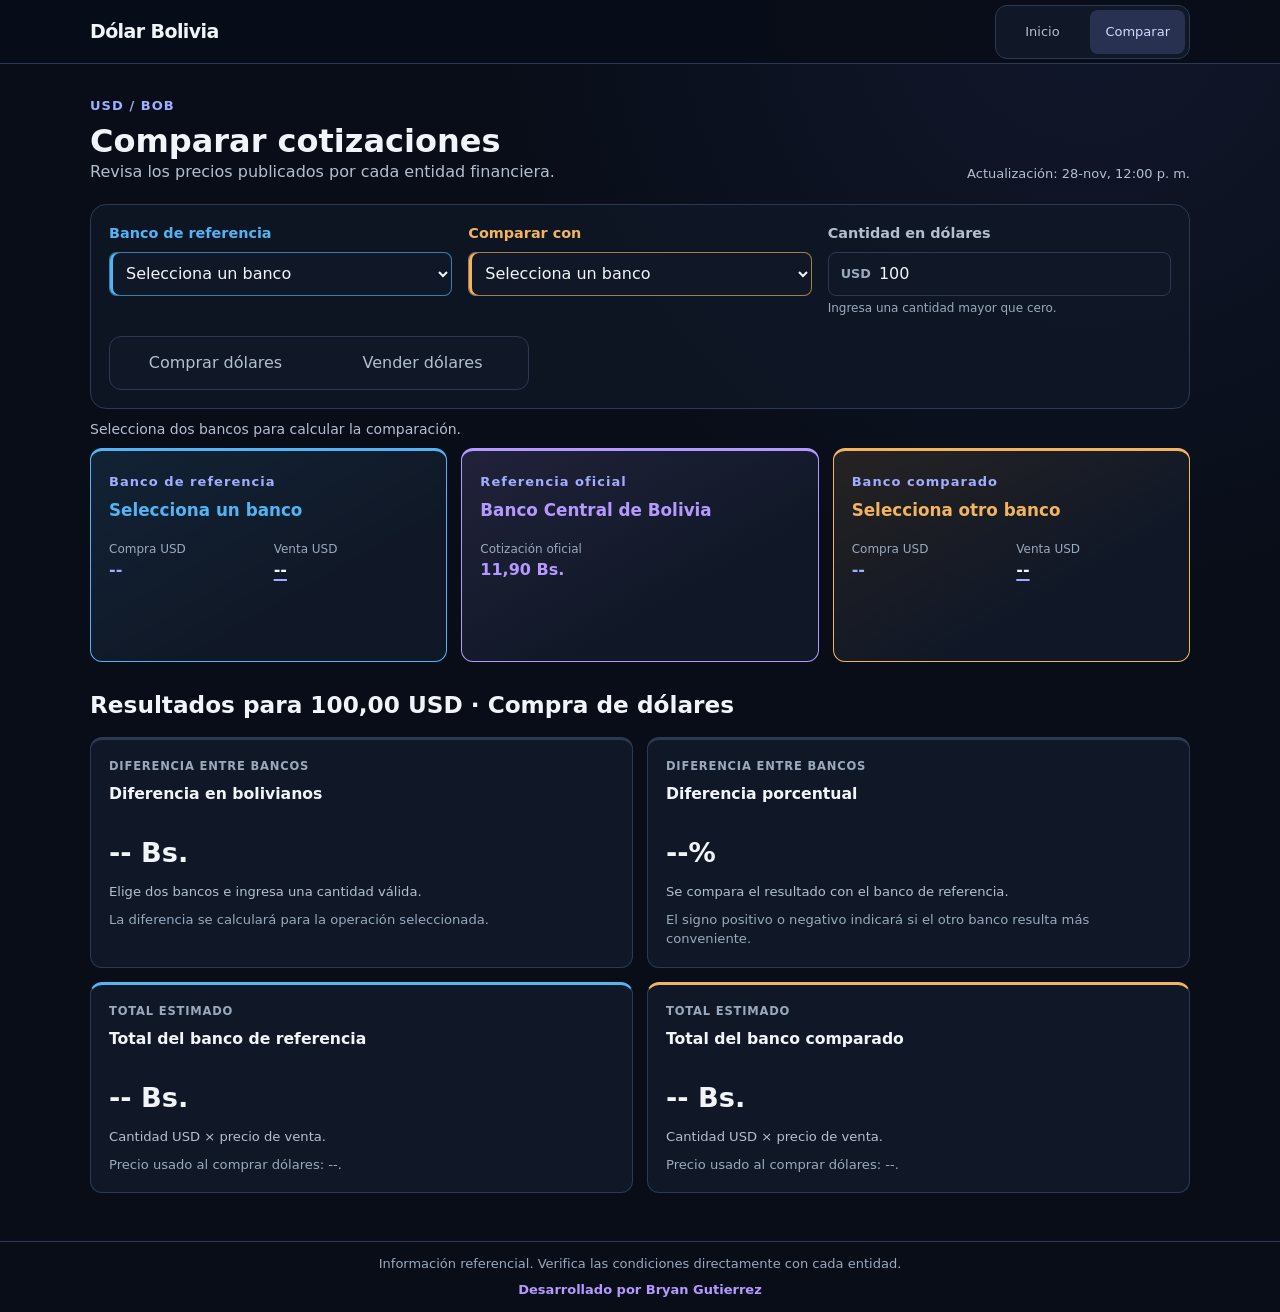
<file: frontend/pages/compare.html>
<!DOCTYPE html>
<html lang="es">
<head>
    <meta charset="UTF-8">
    <meta name="viewport" content="width=device-width, initial-scale=1.0">
    <meta name="description" content="Compara las cotizaciones de compra y venta del dólar en los bancos de Bolivia.">
    <meta name="theme-color" content="#080d18">
    <title>Comparar cotizaciones | Dólar Bolivia</title>
    <link rel="stylesheet" href="../css/styles.css?v=3">
    <script src="../js/data.js" defer></script>
    <script src="../js/compare.js?v=3" defer></script>
</head>
<body class="compare-page">
    <a class="skip-link" href="#comparison-results">Saltar a la comparación</a>
    <div class="app">
        <header class="header">
            <div class="header__brand">
                <a href="../index.html" class="header__logo">Dólar Bolivia</a>
            </div>
            <nav class="header__navigation" aria-label="Navegación principal">
                <a href="../index.html" class="nav-link">Inicio</a>
                <a href="./compare.html" class="nav-link nav-link--active" aria-current="page">Comparar</a>
            </nav>
        </header>

        <main class="compare-main">
            <div class="compare-heading">
                <div>
                    <p class="compare-eyebrow">USD / BOB</p>
                    <h1>Comparar cotizaciones</h1>
                    <p>Revisa los precios publicados por cada entidad financiera.</p>
                </div>
                <p class="compare-updated" id="compare-updated">Actualización: --</p>
            </div>

            <section class="compare-controls" aria-label="Calculadora de comparación">
                <div class="compare-select-group compare-select-group--base">
                    <label for="base-bank">Banco de referencia</label>
                    <select id="base-bank"><option value="">Selecciona un banco</option></select>
                    <small class="compare-field-hint" aria-hidden="true">&nbsp;</small>
                </div>
                <div class="compare-select-group compare-select-group--compare">
                    <label for="compare-bank">Comparar con</label>
                    <select id="compare-bank"><option value="">Selecciona otro banco</option></select>
                    <small class="compare-field-hint" aria-hidden="true">&nbsp;</small>
                </div>
                <div class="compare-select-group compare-amount-group">
                    <label for="usd-amount">Cantidad en dólares</label>
                    <div class="compare-amount-input"><span aria-hidden="true">USD</span><input id="usd-amount" type="number" min="0.01" step="any" value="100" inputmode="decimal" aria-describedby="amount-help"></div>
                    <small id="amount-help">Ingresa una cantidad mayor que cero.</small>
                </div>
                <div class="compare-operation-group" role="group" aria-label="Tipo de operación">
                    <button type="button" data-operation="buy" aria-pressed="true">Comprar dólares</button>
                    <button type="button" data-operation="sell" aria-pressed="false">Vender dólares</button>
                </div>
            </section>

            <p id="compare-status" class="compare-status" role="status" aria-live="polite">Cargando cotizaciones...</p>
            <section id="comparison-results" class="comparison-results">
                <div class="comparison-bank-grid">
                    <article class="comparison-bank-card comparison-bank-card--base"><span class="compare-eyebrow">Banco de referencia</span><h2 id="base-bank-name">Selecciona un banco</h2><dl><div><dt>Compra USD</dt><dd id="base-bank-buy">--</dd></div><div><dt>Venta USD</dt><dd id="base-bank-sell">--</dd></div></dl></article>
                    <article class="comparison-bank-card comparison-bank-card--official"><span class="compare-eyebrow">Referencia oficial</span><h2>Banco Central de Bolivia</h2><dl><div><dt>Cotización oficial</dt><dd id="compare-official">--</dd></div></dl></article>
                    <article class="comparison-bank-card comparison-bank-card--compare"><span class="compare-eyebrow">Banco comparado</span><h2 id="compare-bank-name">Selecciona otro banco</h2><dl><div><dt>Compra USD</dt><dd id="compare-bank-buy">--</dd></div><div><dt>Venta USD</dt><dd id="compare-bank-sell">--</dd></div></dl></article>
                </div>
                <h2 class="comparison-section-title" id="calculation-heading">Resultados para -- USD</h2>
                <div id="comparison-details" class="comparison-metrics-grid" aria-labelledby="calculation-heading"></div>
            </section>
        </main>

        <footer class="footer">
            <p class="footer__disclaimer">Información referencial. Verifica las condiciones directamente con cada entidad.</p>
            <p class="footer__credit">Desarrollado por Bryan Gutierrez</p>
        </footer>
    </div>
</body>
</html>
</file>
<file: frontend/css/styles.css>
:root{color-scheme:dark;--color-background:#080d18;--color-surface:#101827;--color-surface-hover:#172338;--color-border:#2b3a52;--color-text:#f1f5f9;--color-text-secondary:#b3bfd0;--color-text-muted:#9aa9bd;--color-primary:#8797f5;--color-primary-hover:#a1adff;--color-positive:#42d6a0;--color-negative:#f17d83;--accent-reference:#51b5f5;--accent-compared:#f3b45e;--accent-official:#b49aff;--font-family:"DM Sans", system-ui, sans-serif;--radius-sm:8px;--radius-md:12px;--radius-lg:16px;--header-height:68px;--dashboard-gutter:clamp(.75rem, 2.2vw, 1.5rem);--transition:180ms ease}
*{box-sizing:border-box;margin:0;padding:0}
body,html{min-width:320px;height:100%;background:var(--color-background)}
html{font-size:100%;font-family:var(--font-family);scroll-behavior:smooth}
body{color:var(--color-text);font-size:1rem;line-height:1.5}
button,input,select{font:inherit}
button{cursor:pointer}
a{color:inherit;text-decoration:none}
a:focus-visible,button:focus-visible{outline:2px solid var(--color-primary)}
.app{flex-direction:column}
.app,.dashboard,.header{width:100%;display:flex}
.dashboard{max-width:1100px;flex:1;min-height:0;margin:0 auto;flex-direction:column}
.header{min-height:var(--header-height);padding:0 32px;align-items:center;justify-content:space-between;border-bottom:1px solid var(--color-border);background:var(--color-background);flex-shrink:0}
.header__logo{font-size:19px;font-weight:700;letter-spacing:-.6px}
.header__navigation{display:flex;align-items:center}
.nav-link,.official-rate__header h1{font-size:13px;color:var(--color-text-secondary)}
.nav-link{padding:9px 15px;border-radius:var(--radius-sm);font-weight:500}
.nav-link:hover{color:var(--color-text);background:var(--color-surface)}
.nav-link--active{color:var(--color-primary);background:rgba(135,151,245,.1)}
.dashboard__fixed{flex-shrink:0;background:var(--color-background)}
.official-rate{background:var(--color-surface);border:1px solid var(--color-border);border-radius:var(--radius-lg)}
.official-rate__header{display:flex;align-items:center;gap:12px}
.official-rate__header h1{font-weight:600;font-size:.875rem;text-align:center}
.official-rate__source{color:var(--color-text-muted);font-size:12px}
.official-rate__value{display:flex;align-items:baseline;gap:8px}
.official-rate__value>span:first-child{font-size:32px;font-weight:700;letter-spacing:-1px;font-variant-numeric:tabular-nums}
.official-rate__currency{color:var(--color-text-secondary);font-size:13px;font-weight:600}
.official-rate__metadata{color:var(--color-text-muted);font-size:11px}
.controls{grid-template-columns:1fr 1fr}
.segmented-control{width:100%;display:flex;gap:4px;background:var(--color-surface);border:1px solid var(--color-border);border-radius:var(--radius-md)}
.segmented-control__button{min-width:0;flex:1;border:0;border-radius:8px;background:0 0;color:var(--color-text-secondary);font-size:12px;font-weight:500;white-space:nowrap;transition:background var(--transition),color var(--transition)}
.modal__chart-periods button:hover,.segmented-control__button:hover{color:var(--color-text);background:var(--color-surface-hover)}
.segmented-control__button.is-active{background:rgba(135,151,245,.17);color:var(--color-primary-hover);font-weight:600}
.entity-list-header__title{font-size:15px;font-weight:600}
.entity-list-header__columns{padding:0 16px;display:flex;align-items:center;color:var(--color-text-muted);font-size:10px;font-weight:700;letter-spacing:.7px;text-transform:uppercase;border-bottom:1px solid var(--color-border)}
.entity-list-header__rates{display:grid;grid-template-columns:1fr 1fr;gap:12px;text-align:right}
.entity-list{overflow-y:auto;scrollbar-width:thin;scrollbar-color:var(--color-border) transparent}
.entity-list::-webkit-scrollbar{width:7px}
.entity-list::-webkit-scrollbar-track{background:0 0}
.entity-list::-webkit-scrollbar-thumb{background:var(--color-border);border-radius:10px}
.entity-list__loading{min-height:180px;display:flex;align-items:center;justify-content:center;color:var(--color-text-muted);font-size:13px}
.footer{width:100%;flex-shrink:0;border-top:1px solid var(--color-border);background:var(--color-background);text-align:center}
.footer__disclaimer{max-width:700px;margin:0 auto;color:var(--color-text-muted);font-size:10px;line-height:1.6}
.footer__credit{margin-top:5px;font-size:10px}
@media (max-width:700px){:root{--header-height:60px}
.header{padding:0 16px}
.header__logo{font-size:17px}
.nav-link{padding:8px 10px;font-size:12px}
.dashboard__fixed{padding:14px 14px 0}
.official-rate{padding:16px}
.official-rate__value>span:first-child{font-size:29px}
.official-rate__metadata{gap:5px 14px}
.controls{margin-top:16px;grid-template-columns:1fr;gap:14px}
.entity-list-header{margin-top:18px}
.entity-list{padding:8px 14px 18px}
.entity-list-header__rates{width:190px;gap:8px}
.entity-list-header__columns{padding:0 10px}
.footer{padding:10px 14px}
}
@media (max-width:380px){.official-rate__header{align-items:flex-start;flex-direction:column;gap:4px}
.segmented-control__button{padding:9px 5px;font-size:11px}
.entity-list-header__rates{width:160px;gap:4px}
}
.entity-card{width:100%;display:flex;align-items:center;justify-content:space-between;gap:16px;background:var(--color-surface);border:1px solid var(--color-border);border-radius:var(--radius-md);transition:background var(--transition),border-color var(--transition)}
.entity-card+.entity-card{margin-top:8px}
.entity-card:hover{background:var(--color-surface-hover);border-color:#35445e}
.entity-card__identity{flex:1}
.entity-card__name-row{display:flex}
.entity-card__rank{width:24px;height:24px;flex-shrink:0;display:flex;align-items:center;justify-content:center;background:#1b2940;border-radius:7px;font-size:11px;font-weight:700;font-variant-numeric:tabular-nums}
.entity-card__name{overflow:hidden;color:var(--color-text);font-size:13px;font-weight:600;text-overflow:ellipsis;white-space:nowrap}
.entity-card__rates{flex-shrink:0;display:grid;grid-template-columns:1fr 1fr;gap:12px}
.entity-rate{min-width:0;display:flex;flex-direction:column;justify-content:center;gap:4px}
.entity-rate__difference,.entity-rate__value{font-variant-numeric:tabular-nums;white-space:nowrap}
.entity-rate__value{color:var(--color-text);font-size:14px;font-weight:700}
.entity-rate__difference{font-size:10px;font-weight:600}
.difference--neutral{color:var(--color-text-muted)}
.entity-rate--buy .entity-rate__value,.entity-rate--sell .entity-rate__value{color:var(--color-primary-hover)}
@media (max-width:700px){.entity-card{padding:13px 10px;gap:8px}
.entity-card__rates{width:190px;gap:8px}
.entity-card__name{font-size:12px}
.entity-rate__value{font-size:13px}
.entity-rate__difference{font-size:9px}
.entity-card__rank{width:21px;height:21px;font-size:10px}
}
@media (max-width:380px){.entity-card{align-items:flex-start;flex-direction:column;gap:12px}
.entity-card__rates{width:100%;padding-left:31px}
.entity-rate{align-items:flex-start;text-align:left}
}
.modal[hidden]{display:none}
.modal{position:fixed;inset:0;z-index:1000;display:flex;align-items:center;justify-content:center;padding:20px}
.modal__backdrop{position:absolute;inset:0;background:rgba(0,0,0,.75);backdrop-filter:blur(5px)}
.modal__container{position:relative;z-index:1;width:100%;max-width:650px;max-height:90vh;padding:26px;overflow-y:auto;background:var(--color-surface);border:1px solid var(--color-border);border-radius:var(--radius-lg);box-shadow:0 24px 80px rgba(0,0,0,.45)}
.modal__header{display:flex;align-items:flex-start;justify-content:space-between;gap:16px}
.modal__eyebrow{color:var(--color-primary);font-size:10px;font-weight:700;letter-spacing:1px}
.modal__title{margin-top:6px;color:var(--color-text);font-size:21px;font-weight:700}
.modal__date{display:block;margin-top:5px;color:var(--color-text-muted);font-size:11px}
.modal__close{width:34px;height:34px;flex-shrink:0;display:flex;background:var(--color-surface-hover);border:1px solid var(--color-border);border-radius:var(--radius-sm);color:var(--color-text-secondary);font-size:23px;transition:background var(--transition)}
.modal__close:hover{background:#253247;color:var(--color-text)}
.modal__section{margin-top:26px}
.modal__section-title{margin-bottom:12px;color:var(--color-text-secondary);font-size:13px;font-weight:600}
.modal__rates{display:grid;grid-template-columns:1fr 1fr}
.modal-rate{background:var(--color-background);border:1px solid var(--color-border);border-radius:var(--radius-md)}
.modal-rate__label{display:block;font-size:11px}
.modal-rate__value{display:block;color:var(--color-text);font-size:23px;font-variant-numeric:tabular-nums}
.modal-rate__differences{display:flex;gap:5px 12px}
.modal-rate__difference{font-size:10px;font-weight:600;font-variant-numeric:tabular-nums}
.modal__actions{margin-top:24px}
.modal__compare-button{width:100%;padding:12px 16px;background:var(--color-primary);border:0;border-radius:var(--radius-md);color:#080d18;font-size:13px;font-weight:700;transition:background var(--transition)}
.modal__compare-button:hover{background:var(--color-primary-hover)}
@media (max-width:600px){.modal{padding:10px;align-items:center}
.modal__container{max-height:94vh;padding:20px 16px}
.modal__title{font-size:18px}
.modal-rate{padding:12px}
.modal-rate__value{font-size:20px}
}
.control-group>.segmented-control{width:100%}
.control-group .segmented-control__button{width:100%;min-width:0;white-space:nowrap}
.control-group--date{display:flex;flex-direction:column;justify-content:center;gap:4px}
.control-group--date input{padding:6px 9px}
.quote-date__status:empty{display:none}
.quote-date__status{color:var(--color-negative);font-size:.68rem;line-height:1.3}
.control-group--date input:focus-visible{outline:2px solid var(--color-primary);outline-offset:2px}
.entity-card--unavailable{cursor:default;opacity:.72}
.entity-card__unavailable{display:block;margin-top:5px;color:var(--color-text-muted);font-size:.72rem}
.modal__section-heading{display:flex;align-items:center;justify-content:space-between;gap:12px;margin-bottom:12px}
.modal__section-heading .modal__section-title{margin:0}
.modal-display-toggle{min-width:48px;min-height:40px;padding:6px 12px;border:1px solid var(--color-border);border-radius:var(--radius-sm);background:var(--color-surface);color:var(--color-text);font-weight:700}
.modal-display-toggle:hover{background:var(--color-surface-hover)}
.modal__rates{grid-template-columns:minmax(0,1fr) minmax(76px,.82fr) minmax(0,1fr);gap:8px}
.modal-rate{min-width:0;padding:12px 8px;text-align:center}
.modal-rate__label{color:var(--color-text-secondary);font-weight:700}
.modal-rate__value{font-size:1.15rem;overflow-wrap:anywhere}
.modal-rate--official{display:flex;flex-direction:column;justify-content:center;border-color:rgba(180,154,255,.32);background:rgba(135,151,245,.09)}
.modal-rate--official .modal-rate__label,.modal-rate--official .modal-rate__value{color:var(--accent-official)}
.modal-rate__official-label{display:block;color:var(--color-text-muted);line-height:1.3}
.modal-rate__daily-change{display:block;min-height:1.35em;font-size:.72rem;font-weight:700;font-variant-numeric:tabular-nums;line-height:1.35;overflow-wrap:anywhere}
.modal-rate__differences{justify-content:center;margin-top:2px}
.compare-heading p,.modal-rate__difference,.modal-rate__difference.difference--neutral{color:var(--color-text-secondary)}
@media (max-width:800px){.controls{grid-template-columns:minmax(0,1fr) minmax(0,1fr)}
.control-group--date{grid-column:1/-1}
}
@media (max-width:600px){.controls{grid-template-columns:minmax(0,1fr) minmax(0,1fr);gap:8px}
.control-group--date{grid-column:1/-1}
.modal__rates{gap:5px}
.modal-rate{padding:9px 4px}
.modal-rate__label{font-size:.68rem}
.modal-rate__value{font-size:1rem}
.modal-rate__daily-change{font-size:.65rem}
.modal-rate__difference{font-size:.62rem}
}
.modal__chart-container{width:100%;min-width:0}
.modal__chart-canvas{position:relative;width:100%;height:260px;min-height:260px}
.modal__chart-canvas canvas{display:block;max-width:100%}
.app{height:auto;min-height:100vh;min-height:100svh;overflow:visible;background:radial-gradient(circle at 85% 0%,rgba(104,120,217,.1),transparent 35%),var(--color-background)}
.skip-link{position:fixed;z-index:2000;top:8px;left:8px;padding:10px 14px;transform:translateY(-150%);background:var(--color-primary);color:#080d18;border-radius:var(--radius-sm);font-weight:700}
.skip-link:focus{transform:translateY(0)}
.header{min-height:64px;padding-inline:max(20px,calc((100vw - 1100px)/2));background:rgba(8,13,24,.96)}
.dashboard{height:auto;min-height:calc(100vh - 128px);min-height:calc(100svh - 128px);overflow:visible}
.dashboard__fixed{border-bottom:1px solid var(--color-border);background:rgba(8,13,24,.94);backdrop-filter:blur(16px)}
.official-rate{background:linear-gradient(110deg,#182641,#111c30 75%,#202746);border-color:#344361}
.official-rate__value>span:first-child{font-size:clamp(1.5rem,3vw,2rem)}
.official-rate__metadata{font-size:.8125rem}
.segmented-control{padding:3px}
.segmented-control__button{padding:8px;font-size:.875rem}
.entity-list-header__columns{min-height:30px;font-size:.75rem}
.entity-list{flex:initial;min-height:45vh;overscroll-behavior:auto}
.entity-card{padding:12px 16px;background:rgba(16,24,39,.94);border-radius:12px}
.entity-card__name{font-size:1rem}
.entity-card__rank{font-size:.8125rem}
.footer{padding:12px 24px}
.footer__credit,.footer__disclaimer,.modal-rate__difference,.modal__date,.modal__eyebrow{font-size:.8125rem}
.modal__section-title{font-size:1rem}
.modal__chart-periods button,.modal__chart-status{font-size:.875rem}
[tabindex="0"]:focus-visible,a:focus-visible,button:focus-visible{outline:3px solid #c3cbff;outline-offset:3px}
.segmented-control__button.is-active{background:rgba(135,151,245,.22);color:#d3d9ff}
.entity-card,.modal__chart-periods button,.modal__close,.modal__compare-button,.nav-link{min-height:44px}
@media (max-width:700px){.dashboard{min-height:0}
.dashboard__fixed{position:sticky;top:0;padding:8px 12px}
.official-rate{padding:10px 12px}
.official-rate__header{gap:8px}
.official-rate__metadata,.official-rate__source{font-size:.75rem}
.controls{margin-top:8px;grid-template-columns:1fr;gap:7px}
.segmented-control__button{min-height:38px}
.entity-list-header{margin-top:8px}
.entity-list{min-height:0;padding:8px 12px 20px}
.entity-card{padding:12px 10px}
.entity-card__name,.entity-rate__value{font-size:.9375rem}
.entity-rate__difference{font-size:.75rem}
}
@media (max-width:380px){.dashboard__fixed{position:relative}
.entity-card{flex-direction:row;align-items:center}
.entity-card__rates{width:152px;gap:4px}
.entity-card__name,.entity-rate__value{font-size:.875rem}
}
@media (prefers-reduced-motion:reduce){*,::after,::before{scroll-behavior:auto!important;animation-duration:.01ms!important;animation-iteration-count:1!important;transition-duration:.01ms!important}
}
.dashboard__fixed{position:static}
.official-rate{display:grid;grid-template-columns:minmax(0,1fr) auto;align-items:center;column-gap:16px}
.official-rate__metadata,.official-rate__value{margin:0}
.controls{grid-template-columns:minmax(0,1fr) minmax(0,1fr);gap:10px}
.segmented-control__button{min-height:40px}
.entity-list-header__title{margin-bottom:2px}
@media (max-width:700px){.dashboard__fixed{position:static;padding:8px 12px 0}
.official-rate{grid-template-columns:minmax(0,1fr) auto;padding:8px 10px}
.official-rate__metadata{grid-column:2;grid-row:1/span 2;margin:0;text-align:right}
.controls{grid-template-columns:1fr 1fr;gap:8px}
.segmented-control{flex-direction:column}
.segmented-control__button{min-height:40px;white-space:normal}
.entity-list-header{margin-top:8px}
}
@media (max-width:420px){.controls{grid-template-columns:1fr;gap:6px}
.segmented-control{flex-direction:row}
.official-rate__header{flex-wrap:wrap}
.official-rate__source{max-width:130px;text-align:right}
.official-rate__metadata{grid-column:1/-1;grid-row:auto;text-align:left}
.official-rate__value>span:first-child{font-size:1.5rem}
}
.header__navigation{gap:6px;padding:4px;border:1px solid var(--color-border);border-radius:12px;background:var(--color-surface)}
.nav-link{min-width:84px;display:inline-flex;align-items:center;justify-content:center;text-align:center}
.nav-link--active{color:#d3d9ff;background:rgba(135,151,245,.2)}
.official-rate{grid-template-columns:1fr;justify-items:center;row-gap:1px;padding:10px 16px;text-align:center}
.official-rate__header,.official-rate__value{justify-content:center}
.official-rate__header,.official-rate__metadata,.official-rate__value{grid-column:1;grid-row:auto;text-align:center}
.official-rate__header{width:100%}
.official-rate__metadata{display:flex;justify-content:center;gap:8px 18px;flex-wrap:wrap}
.modal__chart-periods button,.modal__close,.modal__compare-button,.segmented-control__button{display:inline-flex;align-items:center;justify-content:center;text-align:center}
.segmented-control__button{line-height:1.3}
.modal__chart-periods{display:flex;flex-wrap:wrap;gap:8px}
.modal__chart-periods button{min-width:64px;padding:8px 12px;border:1px solid var(--color-border);border-radius:var(--radius-sm);background:var(--color-surface);color:var(--color-text-secondary)}
.modal__chart-periods button.is-active{color:#080d18;background:var(--color-primary);border-color:var(--color-primary)}
.entity-list-header__columns{gap:12px}
#entity-list,.entity-card{scroll-margin-top:12px}
.header__logo,.nav-link{transition:color var(--transition),background var(--transition)}
@media (max-width:700px){.header{gap:12px;padding-inline:14px}
.header__navigation{gap:2px}
.nav-link{min-width:68px;padding-inline:10px}
.official-rate{grid-template-columns:1fr}
.official-rate__metadata{grid-column:1;grid-row:auto}
}
.compare-main{width:min(1100px,calc(100% - 40px));min-height:65vh;margin:0 auto;padding:32px 0 48px}
.compare-heading{display:flex;align-items:flex-end;justify-content:space-between;gap:20px;margin-bottom:20px}
.compare-heading h1{font-size:clamp(1.5rem,3vw,2rem);line-height:1.2}
.compare-eyebrow{margin-bottom:6px;color:var(--color-primary-hover)!important;font-size:.8125rem;font-weight:700;letter-spacing:.08em}
.compare-updated{flex:0 0 auto;font-size:.8125rem}
.compare-controls{grid-template-columns:minmax(170px,1fr) minmax(170px,1fr) minmax(170px,.7fr) auto}
.compare-page .app{height:auto;min-height:100%;overflow:visible}
.compare-page .compare-main{flex:1 0 auto}
.comparison-results{display:grid;gap:18px}
.comparison-bank-grid{display:grid;grid-template-columns:repeat(3,minmax(0,1fr));gap:14px}
.comparison-bank-card{min-height:214px;padding:18px;border:1px solid var(--color-border);border-radius:var(--radius-md);background:var(--color-surface)}
.comparison-bank-card h2{min-height:1.6em;margin:5px 0;font-size:1.05rem}
.comparison-bank-card--official{border-color:rgba(135,151,245,.45)}
.comparison-bank-card dl{display:grid;grid-template-columns:1fr 1fr;gap:10px;margin-top:15px}
.comparison-bank-card dl div{min-height:56px}
.compare-amount-group small,.compare-amount-input span,.comparison-bank-card dt{color:var(--color-text-muted);font-size:.75rem}
.comparison-bank-card dd{color:var(--color-primary-hover);font-size:1rem;font-weight:700;font-variant-numeric:tabular-nums}
.compare-select-group label{color:var(--color-text-secondary);font-weight:600;min-height:1.5em;font-size:.9rem}
.compare-amount-input,.compare-select-group select{min-height:44px;border:1px solid var(--color-border);border-radius:var(--radius-sm);background:var(--color-surface)}
.compare-select-group select{padding:8px 12px;color:var(--color-text)}
.compare-amount-input{display:flex;align-items:center;overflow:hidden}
.compare-amount-input span{padding-left:12px;font-size:.8rem;font-weight:700}
.compare-amount-input input{width:100%;min-width:0;min-height:42px;padding:8px 12px 8px 8px;color:var(--color-text);background:0 0;border:0;outline:0;font-variant-numeric:tabular-nums}
.compare-amount-input:focus-within{border-color:var(--color-primary);box-shadow:0 0 0 2px rgba(135,151,245,.15)}
.compare-amount-input:has(input[aria-invalid=true]){border-color:var(--color-negative)}
.comparison-metrics-grid{display:grid}
.compare-page button:focus-visible,.compare-page input:focus-visible,.compare-page select:focus-visible{outline:2px solid var(--color-primary-hover)}
.compare-operation-group{display:flex;border:1px solid var(--color-border);border-radius:var(--radius-md);background:var(--color-surface)}
.compare-operation-group button{color:var(--color-text-secondary);background:0 0;border:0;border-radius:var(--radius-sm);text-align:center}
.compare-operation-group button:hover{color:var(--color-text);background:var(--color-surface-hover)}
.compare-operation-group button.is-active{background:rgba(135,151,245,.22);color:#09121e;background:var(--color-primary-hover);font-weight:700}
.compare-status{min-height:1.5em;margin:8px 0;color:var(--color-text-secondary);font-size:.875rem}
@media (max-width:700px){.compare-main{width:min(100% - 24px,1100px);padding-top:22px}
.compare-heading{align-items:flex-start;flex-direction:column;gap:8px}
.compare-controls{align-items:stretch}
.compare-controls,.comparison-bank-grid{grid-template-columns:1fr}
.comparison-bank-card{min-height:190px}
.compare-select-group{min-width:0}
.compare-operation-group button{flex:1}
}
@media (min-width:701px) and (max-width:980px){.compare-controls{grid-template-columns:repeat(2,minmax(0,1fr))}
.compare-operation-group{min-height:48px}
.compare-operation-group button{flex:1}
}
@media (max-width:900px){.comparison-bank-grid,.comparison-metrics-grid{grid-template-columns:repeat(2,minmax(0,1fr))}
.comparison-bank-card--official{grid-column:1/-1;grid-row:2}
}
@media (max-width:600px){.comparison-bank-grid,.comparison-metrics-grid{grid-template-columns:minmax(0,1fr)}
.comparison-bank-card--official{grid-column:auto;grid-row:auto}
}
.compare-page{--compare-base:var(--accent-reference);--compare-target:var(--accent-compared);--compare-official:var(--accent-official)}
.compare-controls{width:100%;display:grid;grid-template-columns:repeat(3,minmax(0,1fr));gap:16px;margin:20px 0 10px;padding:18px;border:1px solid var(--color-border);border-radius:var(--radius-lg);background:rgba(16,24,39,.72)}
.compare-select-group--base select{border-color:rgba(81,181,245,.65);box-shadow:inset 3px 0 var(--compare-base)}
.compare-select-group--base label,.comparison-bank-card--base .compare-eyebrow,.comparison-bank-card--base h2{color:var(--compare-base)}
.compare-select-group--compare select{border-color:rgba(243,180,94,.65);box-shadow:inset 3px 0 var(--compare-target)}
.compare-select-group--compare label,.comparison-bank-card--compare .compare-eyebrow,.comparison-bank-card--compare h2{color:var(--compare-target)}
.compare-amount-input,.compare-select-group{width:100%}
.compare-operation-group{grid-column:1/-1;width:min(100%,420px);min-height:52px;display:grid;grid-template-columns:repeat(2,minmax(0,1fr));gap:6px;padding:5px}
.compare-operation-group button{min-width:0;min-height:42px;padding:8px 12px;white-space:normal;line-height:1.25}
.comparison-bank-grid{align-items:stretch}
.comparison-bank-card{overflow-wrap:anywhere;border-top:3px solid var(--color-border);background:linear-gradient(150deg,var(--color-surface),rgba(8,13,24,.88))}
.comparison-bank-card--base{border-color:var(--compare-base);background:linear-gradient(150deg,rgba(81,181,245,.13),var(--color-surface) 65%)}
.comparison-bank-card--compare{border-color:var(--compare-target);background:linear-gradient(150deg,rgba(243,180,94,.12),var(--color-surface) 65%)}
.comparison-bank-card--official{border-color:var(--compare-official);background:linear-gradient(150deg,rgba(180,154,255,.15),var(--color-surface) 65%)}
.comparison-bank-card--official .compare-eyebrow,.comparison-bank-card--official dd,.comparison-bank-card--official h2{color:var(--compare-official)}
.comparison-bank-card dd.is-rate-active{color:var(--color-text);text-decoration:underline;text-decoration-color:var(--color-primary-hover);text-decoration-thickness:2px;text-underline-offset:4px}
.comparison-section-title{margin:8px 0-4px;font-size:clamp(1.15rem,2.4vw,1.45rem)}
.comparison-metrics-grid{grid-template-columns:repeat(4,minmax(0,1fr));align-items:stretch;gap:14px}
.calculation-card{min-height:205px;padding:18px;overflow-wrap:anywhere;border:1px solid var(--color-border);border-top:3px solid var(--color-border);border-radius:var(--radius-md);background:var(--color-surface)}
.calculation-card--featured{grid-column:span 2;min-height:228px}
.calculation-card--base{border-top-color:var(--compare-base)}
.calculation-card--compare{border-top-color:var(--compare-target)}
.calculation-card--official{border-top-color:var(--compare-official)}
.calculation-card__category{color:var(--color-text-muted);font-size:.72rem;font-weight:700;letter-spacing:.07em;text-transform:uppercase}
.calculation-card h3{min-height:2.6em;margin-top:8px;color:var(--color-text);font-size:.98rem;line-height:1.35}
.calculation-card__value{display:block;margin:12px 0;color:var(--color-text);font-size:clamp(1.2rem,2.5vw,1.7rem);line-height:1.25;font-variant-numeric:tabular-nums}
.calculation-card__value.is-positive{color:var(--color-positive)}
.calculation-card__value.is-negative{color:var(--color-negative)}
.calculation-card__value.is-base{color:var(--compare-base)}
.calculation-card__value.is-compare{color:var(--compare-target)}
.calculation-card__formula,.calculation-card__note{color:var(--color-text-secondary);font-size:.82rem;line-height:1.5}
.calculation-card__note{margin-top:8px;color:var(--color-text-muted)}
.compare-page button:focus-visible,.compare-page input:focus-visible,.compare-page select:focus-visible{outline:3px solid #e4e8ff;outline-offset:3px}
@media (max-width:900px){.compare-controls{grid-template-columns:repeat(2,minmax(0,1fr))}
.compare-operation-group{width:min(100%,420px)}
.comparison-metrics-grid{grid-template-columns:repeat(2,minmax(0,1fr))}
.calculation-card--featured{grid-column:1/-1}
}
@media (max-width:600px){.compare-main{width:calc(100% - 28px);padding:22px 0 36px}
.compare-controls{grid-template-columns:minmax(0,1fr);gap:13px;padding:14px}
.compare-operation-group{grid-column:1;width:100%}
.comparison-bank-grid,.comparison-metrics-grid{grid-template-columns:minmax(0,1fr)}
.comparison-bank-card--official{grid-column:auto;grid-row:auto}
.calculation-card,.calculation-card--featured{grid-column:1;min-height:0;padding:16px}
.calculation-card h3{min-height:0}
}
.compare-controls{align-items:stretch}
.compare-select-group{display:grid;grid-template-rows:minmax(1.5em,auto) 44px minmax(1.2em,auto);align-content:end;gap:5px}
.compare-field-hint,.compare-select-group small{display:block;min-height:1.2em;line-height:1.2}
.compare-amount-input,.compare-select-group select{height:44px}
.compare-amount-group small{min-height:1.2em}
.official-rate{border-left:4px solid var(--accent-official);background:linear-gradient(110deg,rgba(180,154,255,.16),#111c30 72%,#182641)}
.official-rate__header h1,.official-rate__source{color:#d4c6ff}
.official-rate__value>span:first-child{color:var(--accent-official)}
.control-group{border:1px solid var(--color-border);border-radius:var(--radius-md);background:linear-gradient(145deg,var(--color-surface),rgba(8,13,24,.72))}
.control-group:first-child .segmented-control__button.is-active{color:#071421;background:var(--accent-reference)}
.control-group:nth-child(2) .segmented-control__button.is-active{color:#201507;background:var(--accent-compared)}
.entity-list-header{border:1px solid var(--color-border);border-bottom:0;border-radius:var(--radius-md) var(--radius-md)0 0;background:rgba(16,24,39,.72)}
.entity-list-header__title{font-size:1.05rem}
.entity-list-header__columns{border-color:rgba(180,154,255,.28)}
.entity-list{border:1px solid var(--color-border);border-radius:0 0 var(--radius-md) var(--radius-md);background:rgba(16,24,39,.28)}
.entity-card{border-left:3px solid rgba(180,154,255,.36);background:linear-gradient(110deg,rgba(16,24,39,.98),rgba(17,28,48,.88))}
.entity-card:focus-visible,.entity-card:hover{border-color:var(--accent-reference);background:linear-gradient(110deg,rgba(81,181,245,.12),rgba(16,24,39,.98))}
.entity-card--best{border-color:rgba(66,214,160,.55);background:linear-gradient(110deg,rgba(66,214,160,.09),rgba(16,24,39,.98) 48%)}
.entity-card--best:focus-visible,.entity-card--best:hover{border-color:var(--color-positive);background:linear-gradient(110deg,rgba(66,214,160,.15),rgba(16,24,39,.98) 55%)}
.entity-card__rank{color:var(--accent-official);background:rgba(180,154,255,.13)}
.entity-rate:first-child .entity-rate__value{color:var(--accent-reference)}
.entity-rate:nth-child(2) .entity-rate__value{color:var(--accent-compared)}
.entity-rate--buy .entity-rate__value{color:#a5dcff!important}
.entity-rate--sell .entity-rate__value{color:#ffd18f!important}
.footer__credit{color:var(--accent-official);font-weight:600}
@media (max-width:700px){.entity-list,.entity-list-header{padding-inline:10px}
.control-group{padding:10px}
}
.dashboard__fixed{position:sticky;top:0;z-index:30;width:100%;padding:10px 24px 0;border:0;background:0 0;backdrop-filter:none}
.controls,.entity-list{width:100%;margin:0}
.entity-list{min-height:0;padding:0 24px 20px;overflow:visible;border:0;border-radius:0;background:0 0}
.entity-list-header{margin:12px 0 0;padding:12px 26px 0}
.entity-card__rates,.entity-list-header__rates{width:260px;grid-template-columns:repeat(2,minmax(0,1fr))}
.entity-list-header__rates span{text-align:center}
.entity-list__items{padding:10px 10px 18px;border:1px solid var(--color-border);border-top:0;border-radius:0 0 var(--radius-md) var(--radius-md);background:rgba(16,24,39,.28)}
.entity-card__identity{min-width:0}
.entity-card__name-row{min-width:0;gap:10px}
.entity-rate{padding:5px 4px;border-radius:var(--radius-sm)}
.entity-rate:first-child{background:rgba(81,181,245,.07)}
.entity-rate:nth-child(2){background:rgba(243,180,94,.07)}
.entity-rate__value{font-size:1.08rem;line-height:1.25}
.entity-rate__difference{max-width:100%;padding:2px 5px;border-radius:999px;font-size:.72rem;line-height:1.25}
.difference--neutral{background:rgba(154,169,189,.09)}
.entity-rate--buy{outline:1px solid rgba(81,181,245,.52)}
.entity-rate--sell{outline:1px solid rgba(243,180,94,.52)}
.calculation-card--base,.calculation-card--compare{grid-column:span 2}
@media (max-width:900px){.calculation-card--base,.calculation-card--compare{grid-column:span 1}
}
@media (max-width:700px){.dashboard__fixed{padding:8px 12px 0}
.controls{padding:10px 12px 0}
.entity-list{padding:0 12px 18px}
.entity-list-header{padding:10px 18px 0}
.entity-card__rates,.entity-list-header__rates{width:190px;gap:8px}
.entity-list__items{padding-inline:8px}
.entity-card{padding:12px 10px}
.entity-rate{padding:4px 2px}
.entity-rate__value{font-size:1rem}
.entity-rate__difference{padding-inline:3px;font-size:.66rem}
.official-rate{grid-template-columns:1fr;justify-items:center;text-align:center}
.official-rate__header{width:100%;display:flex;align-items:center;justify-content:center;flex-direction:column;text-align:center}
.official-rate__header h1,.official-rate__source{max-width:none;text-align:center}
.official-rate__metadata{grid-column:1;grid-row:auto;justify-content:center;text-align:center}
}
@media (max-width:480px){.entity-card__rates,.entity-list-header__rates{width:148px;gap:4px}
.entity-card{display:grid;grid-template-columns:minmax(0,1fr) 148px;align-items:center;gap:8px}
.entity-card__identity,.entity-card__rates{align-self:center}
.entity-card__name-row{flex-wrap:wrap;gap:5px}
}
.official-rate{position:relative;z-index:1;isolation:isolate;background-color:#101827;background-image:linear-gradient(110deg,#1a2740,#101827 72%,#182641)}
.entity-rate{align-items:center}
.entity-rate,.entity-rate__difference,.entity-rate__value{text-align:center}
.entity-card__name-row{align-items:flex-start;flex-wrap:nowrap}
.entity-card__rank{margin-top:1px}
.entity-card__name-details{min-width:0;display:flex;align-items:center;flex-wrap:wrap;gap:4px 8px}
.entity-card__name{min-width:70px;flex:1 1 auto}
@media (max-width:480px){.entity-card__name-details{align-items:flex-start;gap:4px 6px}
.entity-card__name{min-width:70px}
}
.daily-change--down{color:var(--color-positive)}
.daily-change--up{color:var(--color-negative)}
.daily-change--neutral{color:var(--color-text-muted)}
.official-rate__daily-change{display:inline-flex;flex-direction:column;align-items:flex-start;margin-left:8px;font-size:.72rem;font-weight:600;font-variant-numeric:tabular-nums;line-height:1.3;text-align:left}
@media (max-width:600px){.official-rate__value{flex-wrap:wrap;justify-content:center;gap:2px 6px}
.official-rate__daily-change{flex-basis:100%;align-items:center;margin-left:0;text-align:center}
}
.controls{min-width:0}
.control-group--date{min-width:0;width:100%}
.control-group--date input{box-sizing:border-box;display:block;inline-size:100%;min-inline-size:0;min-height:2.75rem;padding-inline:clamp(.2rem,1vw,.375rem);font-size:.875rem;color:var(--color-text);background:var(--color-background);border:1px solid var(--color-border);border-radius:var(--radius-sm)}
.entity-list-header__columns{justify-content:flex-end}
.entity-rate__label{display:none}
@media (min-width:801px){.controls{grid-template-columns:minmax(0,1fr) minmax(0,1fr) minmax(170px,.9fr)}
}
@media (max-width:800px){.controls{grid-template-columns:minmax(0,1fr) minmax(0,1fr)}
.control-group--date{grid-column:1/-1}
}
@media (max-width:700px){.entity-list-header__columns{display:none}
.entity-card{position:relative;display:grid;grid-template-columns:minmax(0,1fr);grid-template-rows:auto auto;gap:7px;padding:12px 10px}
.entity-card__identity{grid-column:1;grid-row:1;padding-left:30px}
.entity-card__rank{position:absolute;left:10px;top:50%;margin:0;transform:translateY(-50%)}
.entity-card__name-row{justify-content:center}
.entity-card__name-details{width:100%;justify-content:center;text-align:center}
.entity-card__name{min-width:0;width:100%;flex:1 1 100%;overflow:visible;overflow-wrap:anywhere;text-overflow:clip;white-space:normal}
.entity-card__rates{grid-column:1;grid-row:2;justify-self:center;width:min(100%,320px);min-width:0;gap:8px}
.entity-rate{align-items:center;text-align:center}
.entity-rate__label{display:block;color:var(--color-text-muted);font-size:.68rem;font-weight:700;letter-spacing:.04em;line-height:1.2;text-transform:uppercase}
}
@media (max-width:420px){.controls{grid-template-columns:minmax(0,1fr) minmax(0,1fr)}
.control-group--date{grid-column:1/-1}
.entity-card__rates{width:min(100%,290px)}
}
.controls{display:grid;align-items:center;padding:12px;border:1px solid var(--color-border);border-radius:var(--radius-md);background:linear-gradient(145deg,var(--color-surface),rgba(8,13,24,.72))}
.control-group{min-width:0;width:100%;padding:0;border:0;border-radius:0;background:0 0}
.mobile-date-picker{display:none}
.entity-list-header__title{text-align:center}
.modal-rate-column{min-width:0}
.modal-rate{min-height:112px;display:flex;flex-direction:column;align-items:center;justify-content:center;gap:8px}
.modal-rate__label{font-size:.8rem}
.modal-rate__value{margin:0;font-size:clamp(1.35rem,3vw,1.8rem);line-height:1.2}
.modal-rate__metadata{min-height:82px;padding:8px 4px 0;text-align:center}
.modal-rate__metadata .modal-rate__daily-change{min-height:1.35em;margin:0 0 8px;font-size:.75rem}
.modal-rate__official-label{margin-top:0;font-size:.68rem}
.modal-rate__differences{flex-wrap:wrap}
@media (max-width:600px){.controls{padding:10px;gap:10px 8px}
.control-group--date input{font-size:clamp(.75rem,3.5vw,.8125rem)}
.modal-rate{min-height:96px;padding:8px 3px}
.modal-rate__metadata{padding-inline:2px}
.modal-rate__metadata .modal-rate__daily-change{font-size:.68rem}
}
.calculation-card,.compare-amount-group,.compare-amount-input,.compare-controls,.compare-select-group,.compare-select-group select,.comparison-bank-card,.comparison-results{min-width:0}
.compare-select-group select{width:100%;max-width:100%}
.calculation-card__formula,.calculation-card__note,.compare-page .compare-status{overflow-wrap:anywhere}
.dashboard__fixed{padding-inline:var(--dashboard-gutter)}
.controls{width:calc(100% - var(--dashboard-gutter) - var(--dashboard-gutter));max-width:100%;margin:clamp(.5rem,1.4vw,.875rem) auto;padding:clamp(.5rem,1.4vw,.75rem)}
.control-group--date{display:grid;grid-template-columns:minmax(0,1fr)}
.control-group--date input{width:100%;min-width:0;max-width:100%;font-size:clamp(.75rem,3.5vw,.875rem)}
@media (max-width:22rem){.controls{gap:.5rem}
.control-group--date input{letter-spacing:-.025em}
}
.control-group--date input.quote-date__desktop{display:flex;justify-content:center;height:42px;min-height:0;padding:6px 9px;font-size:14px}
@media (max-width:700px){#mobile-date-panel[hidden],.control-group--date input.quote-date__desktop{display:none}
.mobile-date-picker{display:grid;min-width:0;gap:.5rem}
.mobile-date-picker__trigger{width:100%;min-width:0;min-height:2.75rem;display:flex;align-items:center;justify-content:space-between;gap:.75rem;padding:.5rem .75rem;border:1px solid var(--color-border);border-radius:var(--radius-sm);color:var(--color-text);background:var(--color-background);text-align:start}
.mobile-date-picker__panel button:focus-visible,.mobile-date-picker__trigger:focus-visible{outline:2px solid var(--color-primary-hover);outline-offset:2px}
.mobile-date-picker__trigger-icon{color:var(--color-text-muted)}
.mobile-date-picker__panel{display:grid;min-width:0;gap:.5rem;padding:.75rem;border:1px solid var(--color-border);border-radius:var(--radius-md);background:var(--color-surface);box-shadow:0 .5rem 1.5rem rgba(0,0,0,.24)}
.mobile-date-picker__month-nav{display:grid;grid-template-columns:2.5rem minmax(0,1fr) 2.5rem;align-items:center;gap:.5rem}
.mobile-date-picker__month-nav h2{color:var(--color-text);font-size:.95rem;font-weight:700;text-align:center}
.mobile-date-picker__month-nav button{min-width:2.5rem;min-height:2.5rem;border:1px solid var(--color-border);border-radius:var(--radius-sm);color:var(--color-text);background:var(--color-background);font-size:1.25rem;line-height:1}
.mobile-date-picker__day:disabled,.mobile-date-picker__month-nav button:disabled{color:var(--color-text-muted);cursor:not-allowed}
.mobile-date-picker__days,.mobile-date-picker__weekdays{display:grid;grid-template-columns:repeat(7,minmax(0,1fr));gap:.2rem;text-align:center}
.mobile-date-picker__weekdays{color:var(--color-text-muted);font-size:.75rem;font-weight:700}
.mobile-date-picker__days{margin:0;padding:0;list-style:none}
.mobile-date-picker__days li{min-width:0}
.mobile-date-picker__day{width:100%;min-width:0;min-height:2.25rem;padding:.25rem;border:1px solid transparent;border-radius:50%;color:var(--color-text);background:0 0;font-size:.875rem;font-variant-numeric:tabular-nums}
.mobile-date-picker__day:not(:disabled):hover{background:var(--color-surface-hover)}
.mobile-date-picker__day.is-selected{border-color:var(--color-primary);color:#080d18;background:var(--color-primary);font-weight:700}
.mobile-date-picker__day[aria-current=date]:not(.is-selected){border-color:var(--color-primary-hover)}
}
</file>
